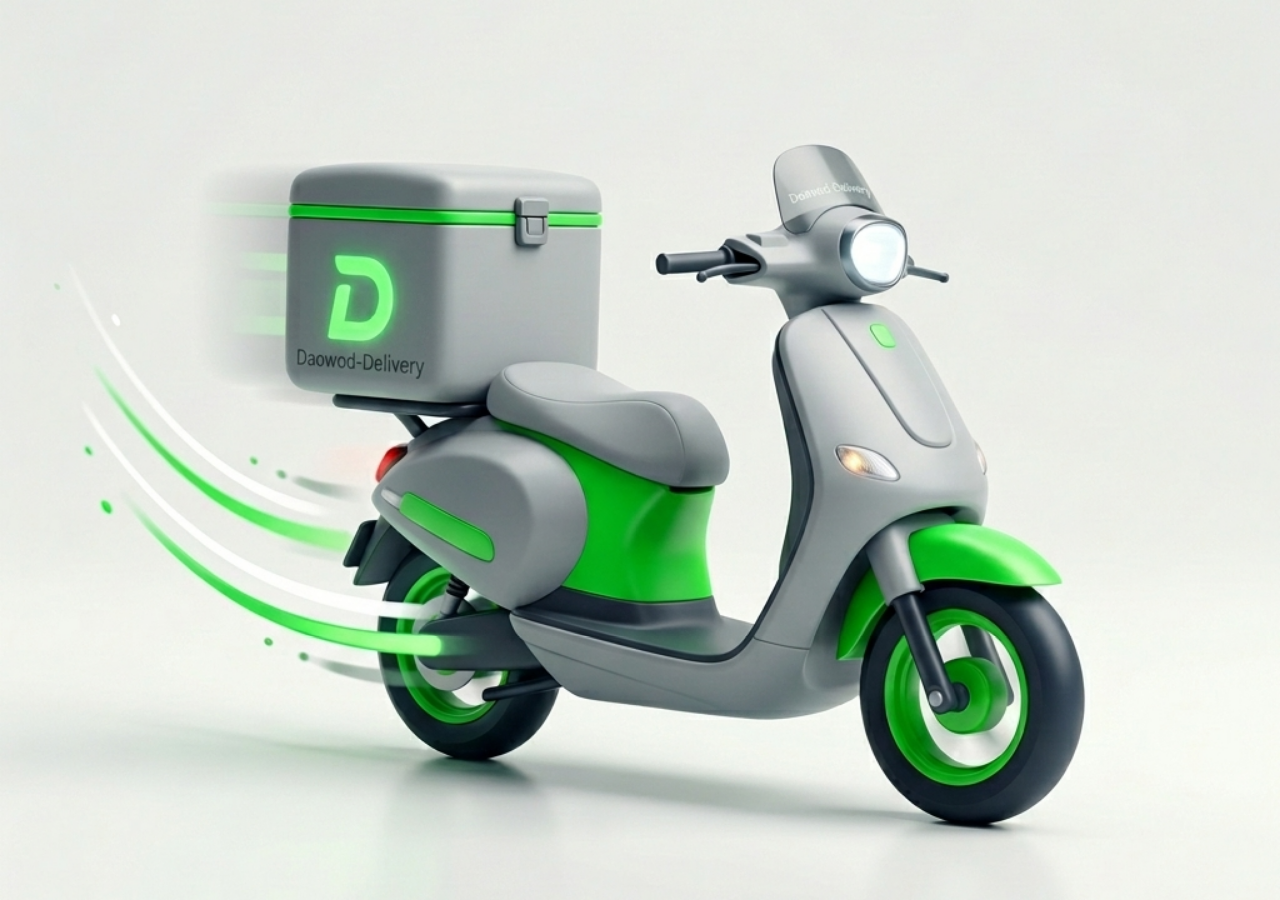
<file: index.html>
<!DOCTYPE html>
<html lang="ar" dir="rtl">

<head>
    <meta charset="UTF-8">
    <meta name="viewport" content="width=device-width, initial-scale=1.0">
    <title>Fast Service - Sonic Delivary</title>
    <link rel="stylesheet" href="style.css">
    <link rel="manifest" href="manifest.json">
    <meta name="theme-color" content="#2563eb">
    <link rel="apple-touch-icon" href="logo.png">
    <script>
      if ('serviceWorker' in navigator) {
        window.addEventListener('load', () => {
          navigator.serviceWorker.register('/sw.js', { scope: '/' });
        });
      }
    </script>
</head>

<body>

    <div id="boot-screen">
        <img src="splash_delivery_icon.png" class="boot-logo" alt="Splash Graphic">
    </div>



    <div id="main-content">
    </div>


    <div class="container">

        <img src="logo.png" alt="سونيك" class="logo">

        <h1>Sonic Delivary</h1>
        <p class="subtitle">Fast Service</p>

        <label for="areaInput">منطقة الزبون</label>

        <input list="areas" id="areaInput" placeholder="اكتب اسم المنطقة...">

        <datalist id="areas">


            <option value="ضاحية الأمير راشد" data-fee="2"></option>
            <option value="الجندول" data-fee="2"></option>
            <option value="عبدالله غوشة" data-fee="2"></option>
            <option value="مجمع الأعمال" data-fee="2"></option>
            <option value="مكة مول" data-fee="2"></option>


            <option value="أم السماق" data-fee="2.5"></option>
            <option value="الكرسي" data-fee="2.5"></option>
            <option value="الروابي" data-fee="2.5"></option>
            <option value="السابع" data-fee="2.5"></option>
            <option value="المدينة الطبية" data-fee="2.5"></option>
            <option value="شارع المدينة" data-fee="2.5"></option>
            <option value="حي الصالحين" data-fee="2.5"></option>


            <option value="خلدا" data-fee="3"></option>
            <option value="دابوق" data-fee="3"></option>
            <option value="تلاع العلي" data-fee="3"></option>
            <option value="الرابية" data-fee="3"></option>
            <option value="البيادر" data-fee="3"></option>
            <option value="الشميساني" data-fee="3"></option>
            <option value="أم أذينة" data-fee="3"></option>
            <option value="الصويفية" data-fee="3"></option>
            <option value="ضاحية الرشيد" data-fee="3"></option>
            <option value="طلوع نيفين" data-fee="3"></option>
            <option value="الخالدين" data-fee="3"></option>
            <option value="الرونق" data-fee="3"></option>
            <option value="الصناعية" data-fee="3"></option>
            <option value="دير غبار" data-fee="3"></option>
            <option value="عبدون" data-fee="3"></option>
            <option value="وادي صقرة" data-fee="3"></option>
            <option value="الثالث" data-fee="3"></option>


            <option value="صويلح" data-fee="4"></option>
            <option value="المدينة الرياضية" data-fee="4"></option>
            <option value="جبل عمان" data-fee="4"></option>
            <option value="الويبدة" data-fee="4"></option>
            <option value="بدر الجديدة" data-fee="4"></option>
            <option value="ظهير" data-fee="4"></option>
            <option value="العبدلي" data-fee="4"></option>
            <option value="الكمالية" data-fee="4"></option>
            <option value="جبل الحسين" data-fee="4"></option>
            <option value="الدوار الأول" data-fee="4"></option>
            <option value="الدوار الثاني" data-fee="4"></option>
            <option value="الجبيهة" data-fee="4"></option>
            <option value="جبل النزهة" data-fee="4"></option>
            <option value="الفروسية" data-fee="4"></option>
            <option value="أم الأسود" data-fee="4"></option>
            <option value="فحيص" data-fee="4"></option>


            <option value="مرج الحمام" data-fee="4.5"></option>
            <option value="حي الصحابة" data-fee="4.5"></option>
            <option value="البنيات" data-fee="4.5"></option>
            <option value="الياسمين" data-fee="4.5"></option>
            <option value="حي نزال" data-fee="4.5"></option>
            <option value="دوار القيسية" data-fee="4.5"></option>
            <option value="رأس العين" data-fee="4.5"></option>
            <option value="جبل التاج" data-fee="4.5"></option>
            <option value="الخزنة" data-fee="4.5"></option>
            <option value="مستشفى الملكة علياء" data-fee="4.5"></option>
            <option value="أبو نصير" data-fee="4.5"></option>
            <option value="جامعة العلوم التطبيقية" data-fee="4.5"></option>
            <option value="صافوط" data-fee="4.5"></option>


            <option value="جامعة البترا" data-fee="5"></option>
            <option value="مقابلين" data-fee="5"></option>
            <option value="الأشرفية" data-fee="5"></option>
            <option value="جبل النصر" data-fee="5"></option>
            <option value="الهاشمي الشمالي" data-fee="5"></option>
            <option value="مستشفى الأمير حمزة" data-fee="5"></option>
            <option value="طبربور" data-fee="5"></option>
            <option value="رغدان" data-fee="5"></option>
            <option value="ياجوز" data-fee="5"></option>
            <option value="ماحص" data-fee="5"></option>
            <option value="جامعة عمان الأهلية" data-fee="5"></option>
            <option value="كلية لومينوس" data-fee="5"></option>
            <option value="ميدان الشرق الأوسط" data-fee="5"></option>


            <option value="ناعور" data-fee="6"></option>
            <option value="جامعة الزيتونة" data-fee="6"></option>
            <option value="اليادودة" data-fee="6"></option>
            <option value="جاوا" data-fee="6"></option>
            <option value="خريبة السوق" data-fee="6"></option>
            <option value="الجويدة" data-fee="6"></option>
            <option value="أبو علندا" data-fee="6"></option>
            <option value="القويسمة" data-fee="6"></option>
            <option value="ماركا" data-fee="6"></option>
            <option value="المحطة" data-fee="6"></option>
            <option value="عين غزال" data-fee="6"></option>
            <option value="المشيرفة" data-fee="6"></option>
            <option value="أبو عليا" data-fee="6"></option>
            <option value="شفا بدران" data-fee="6"></option>
            <option value="عين الباشا" data-fee="6"></option>
            <option value="البقعة" data-fee="6"></option>
            <option value="السلط" data-fee="6"></option>
            <option value="عراق الأمير" data-fee="6"></option>
            <option value="دوار الدبابة" data-fee="6"></option>


            <option value="أم البساتين" data-fee="7.5"></option>
            <option value="جامعة الشرق الأوسط" data-fee="7.5"></option>
            <option value="سحاب" data-fee="7.5"></option>
            <option value="جامعة الإسراء" data-fee="7.5"></option>
            <option value="القسطل" data-fee="7.5"></option>
            <option value="بيرين" data-fee="7.5"></option>
            <option value="الرصيفة" data-fee="7.5"></option>
            <option value="العدسية" data-fee="7.5"></option>
            <option value="النقيرة" data-fee="7.5"></option>

        </datalist>


        <button onclick="goToOrder()">متابعة وإرسال الطلب</button>


        <div id="result"></div>

        <div class="footer">
            <p>يرجى الاتصال بالكابتن</p>
            <p class="driver">📞 0791171695 </p>
        </div>

    </div>

    <script src="script.js"></script>

</body>

</html>
</file>
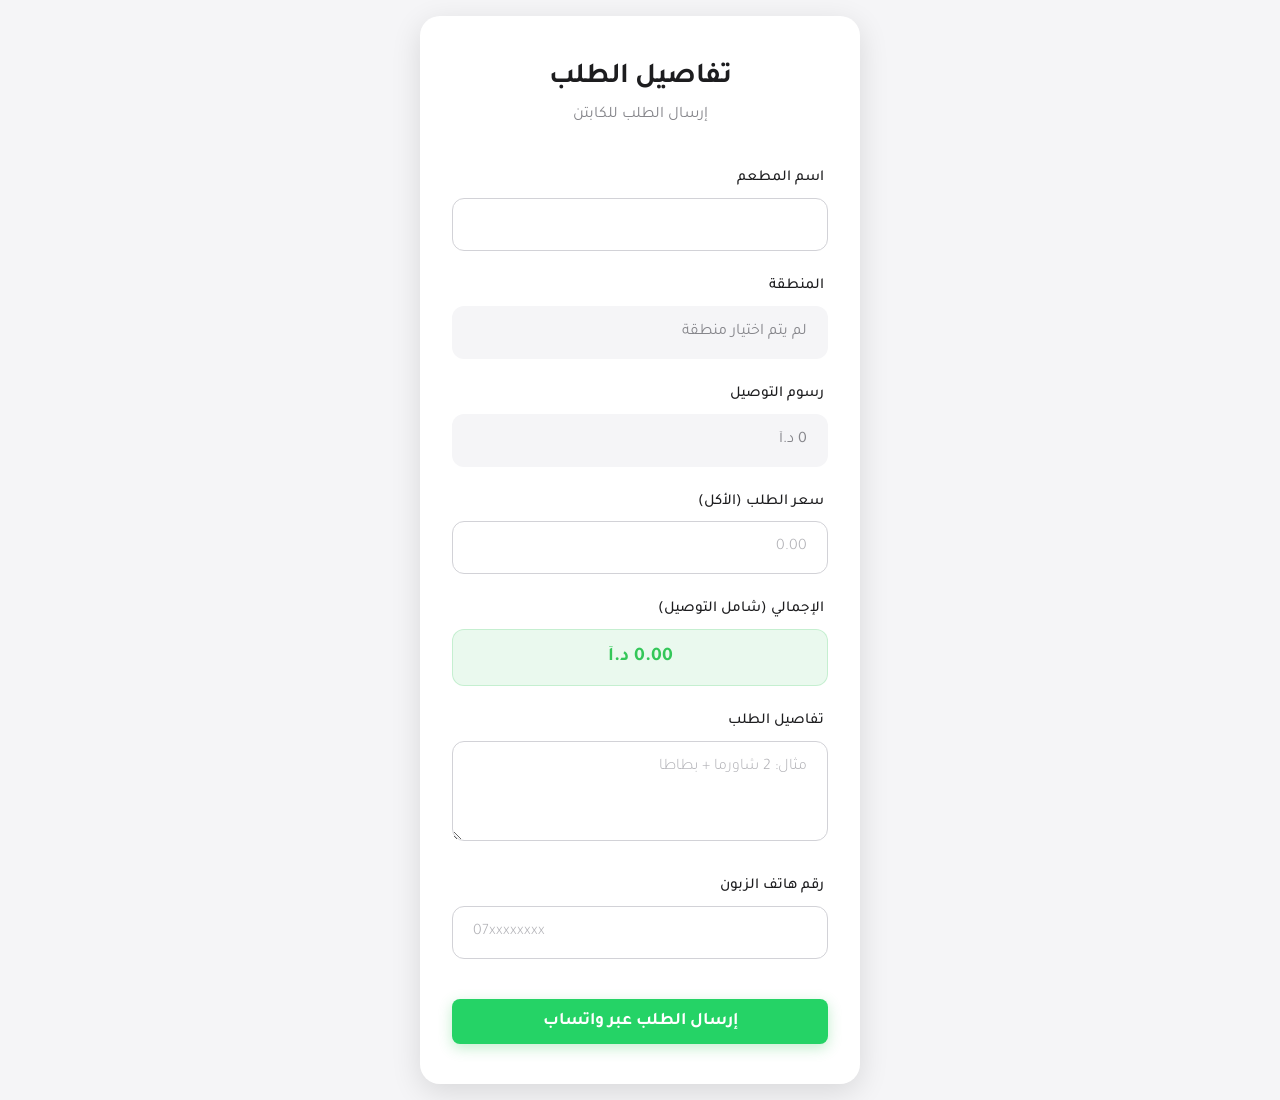
<file: order.html>
<!DOCTYPE html>
<html lang="ar" dir="rtl">

<head>
    <meta charset="UTF-8">
    <meta name="viewport" content="width=device-width, initial-scale=1.0">
    <title>تفاصيل الطلب</title>
    <link rel="stylesheet" href="style.css">
    <link rel="manifest" href="manifest.json">
    <meta name="theme-color" content="#2563eb">
    <link rel="apple-touch-icon" href="logo.png">
</head>

<body>

    <div class="container">
        <h1>تفاصيل الطلب</h1>
        <p class="subtitle">إرسال الطلب للكابتن</p>

        <label for="restaurantName">اسم المطعم</label>
        <input type="text" id="restaurantName">

        <label for="area">المنطقة</label>
        <input id="area" readonly>

        <label for="fee">رسوم التوصيل</label>
        <input id="fee" readonly>

        <label for="foodPrice">سعر الطلب (الأكل)</label>
        <input type="number" id="foodPrice" placeholder="0.00" oninput="calculateTotal()">

        <label for="totalPrice">الإجمالي (شامل التوصيل)</label>
        <input id="totalPrice" readonly>

        <label for="orderDetails">تفاصيل الطلب</label>
        <textarea id="orderDetails" placeholder="مثال: 2 شاورما + بطاطا"></textarea>

        <label for="customerPhone">رقم هاتف الزبون</label>
        <input type="tel" id="customerPhone" placeholder="07xxxxxxxx" maxlength="10"
            oninput="this.value = this.value.replace(/[^0-9]/g, '')">

        <button onclick="sendWhatsAppApp()"
            style="margin-top: 1rem; width: 100%; font-size: 1.1rem; padding: 12px; background-color: #25D366; color: white; border: none; border-radius: 8px; cursor: pointer;">إرسال
            الطلب عبر واتساب</button>
    </div>

    <script src="order.js"></script>
</body>

</html>
</file>
<file: style.css>
@import url('https://fonts.googleapis.com/css2?family=Tajawal:wght@300;400;500;700&display=swap');

:root {
  --primary-color: #34C759; /* iOS Style Green */
  --primary-hover: #28A745;
  --bg-color: #F5F5F7; /* Apple off-white background */
  --card-bg: #FFFFFF;
  --text-main: #1D1D1F; /* Dark gray for primary text */
  --text-muted: #86868B;
  --border-color: #D2D2D7;
  --shadow-sm: 0 2px 8px rgba(0, 0, 0, 0.04);
  --shadow-md: 0 4px 16px rgba(0, 0, 0, 0.08);
  --shadow-lg: 0 8px 30px rgba(0, 0, 0, 0.12);
  --radius-md: 12px;
  --radius-lg: 20px;
  --radius-pill: 999px;
  --transition-smooth: all 0.3s cubic-bezier(0.25, 0.8, 0.25, 1);
}

* {
  box-sizing: border-box;
  margin: 0;
  padding: 0;
  -webkit-tap-highlight-color: transparent;
}

body {
  font-family: 'Tajawal', sans-serif;
  background-color: var(--bg-color);
  color: var(--text-main);
  line-height: 1.5;
  min-height: 100vh;
  display: flex;
  justify-content: center;
  align-items: center;
  direction: rtl;
  padding: 1rem;
}

/* Boot Screen */
#boot-screen {
  position: fixed;
  inset: 0;
  background: var(--card-bg);
  display: flex;
  justify-content: center;
  align-items: center;
  z-index: 9999;
  transition: opacity 0.8s cubic-bezier(0.4, 0, 0.2, 1);
}

.boot-logo {
  width: 100vw;
  height: 100vh;
  object-fit: cover;
  animation: pulseLogo 2s infinite ease-in-out;
}

@keyframes pulseLogo {
  0% { transform: scale(0.95); opacity: 0.8; }
  50% { transform: scale(1.05); opacity: 1; }
  100% { transform: scale(0.95); opacity: 0.8; }
}

/* Main Container */
.container {
  background: var(--card-bg);
  width: 100%;
  max-width: 440px;
  padding: 2.5rem 2rem;
  border-radius: var(--radius-lg);
  box-shadow: var(--shadow-lg);
  text-align: center;
  animation: slideUp 0.6s cubic-bezier(0.16, 1, 0.3, 1) forwards;
  opacity: 0;
  transform: translateY(20px);
}

@keyframes slideUp {
  to {
    opacity: 1;
    transform: translateY(0);
  }
}

.logo {
  width: 90px;
  height: auto;
  object-fit: contain;
  margin-bottom: 1.25rem;
}

h1 {
  font-size: 1.8rem;
  font-weight: 700;
  color: var(--text-main);
  margin-bottom: 0.25rem;
  letter-spacing: -0.5px;
}

.subtitle {
  display: block;
  color: var(--text-muted);
  font-size: 1rem;
  margin-bottom: 2.5rem;
  font-weight: 400;
}

/* Form Elements */
label {
  display: block;
  text-align: right;
  margin-bottom: 0.5rem;
  color: var(--text-main);
  font-weight: 500;
  font-size: 0.95rem;
  margin-right: 0.25rem;
}

input, select, textarea {
  width: 100%;
  padding: 1rem 1.25rem;
  margin-bottom: 1.5rem;
  border: 1px solid var(--border-color);
  border-radius: var(--radius-md);
  font-family: inherit;
  font-size: 1rem;
  color: var(--text-main);
  background-color: var(--card-bg);
  transition: var(--transition-smooth);
}

input::placeholder, textarea::placeholder {
  color: #B0B0B5;
  font-weight: 300;
}

input:focus, select:focus, textarea:focus {
  outline: none;
  border-color: var(--primary-color);
  box-shadow: 0 0 0 4px rgba(52, 199, 89, 0.15);
}

textarea {
  resize: vertical;
  min-height: 100px;
}

/* Readonly fields styling */
input[readonly] {
  background-color: var(--bg-color);
  color: var(--text-muted);
  border-color: transparent;
  cursor: default;
}
input[readonly]:focus {
  box-shadow: none;
  border-color: transparent;
}

/* Differentiated Total Price */
#totalPrice {
  background-color: rgba(52, 199, 89, 0.1);
  color: var(--primary-color);
  border-color: rgba(52, 199, 89, 0.2);
  font-weight: 700;
  font-size: 1.2rem;
  text-align: center;
}

/* Buttons */
button {
  width: 100%;
  padding: 1.1rem;
  border: none;
  border-radius: var(--radius-md);
  background-color: var(--primary-color);
  color: white;
  font-size: 1.1rem;
  font-weight: 700;
  font-family: inherit;
  cursor: pointer;
  transition: var(--transition-smooth);
  margin-top: 1.5rem;
  box-shadow: 0 4px 14px rgba(52, 199, 89, 0.3);
}

button:hover {
  background-color: var(--primary-hover);
  transform: translateY(-2px);
  box-shadow: 0 6px 20px rgba(52, 199, 89, 0.4);
}

button:active {
  transform: translateY(1px);
  box-shadow: 0 2px 8px rgba(52, 199, 89, 0.3);
}

/* Footer Section */
.footer {
  margin-top: 2.5rem;
  padding-top: 1.5rem;
  border-top: 1px solid var(--border-color);
  font-size: 0.9rem;
  color: var(--text-muted);
  display: flex;
  flex-direction: column;
  gap: 0.25rem;
}

.driver {
  color: var(--text-main);
  font-weight: 700;
  font-size: 1.2rem;
}

/* Responsive Overrides */
@media (max-width: 480px) {
  .container {
    padding: 2rem 1.25rem;
    padding-bottom: 6rem; /* Extra space for sticky button */
    border-radius: var(--radius-lg);
    box-shadow: var(--shadow-sm); /* flatter appearance on phones */
  }

  button {
    position: fixed;
    bottom: 1.5rem;
    left: 1.5rem;
    right: 1.5rem;
    width: calc(100% - 3rem);
    z-index: 100;
    margin-top: 0;
  }
}
</file>
